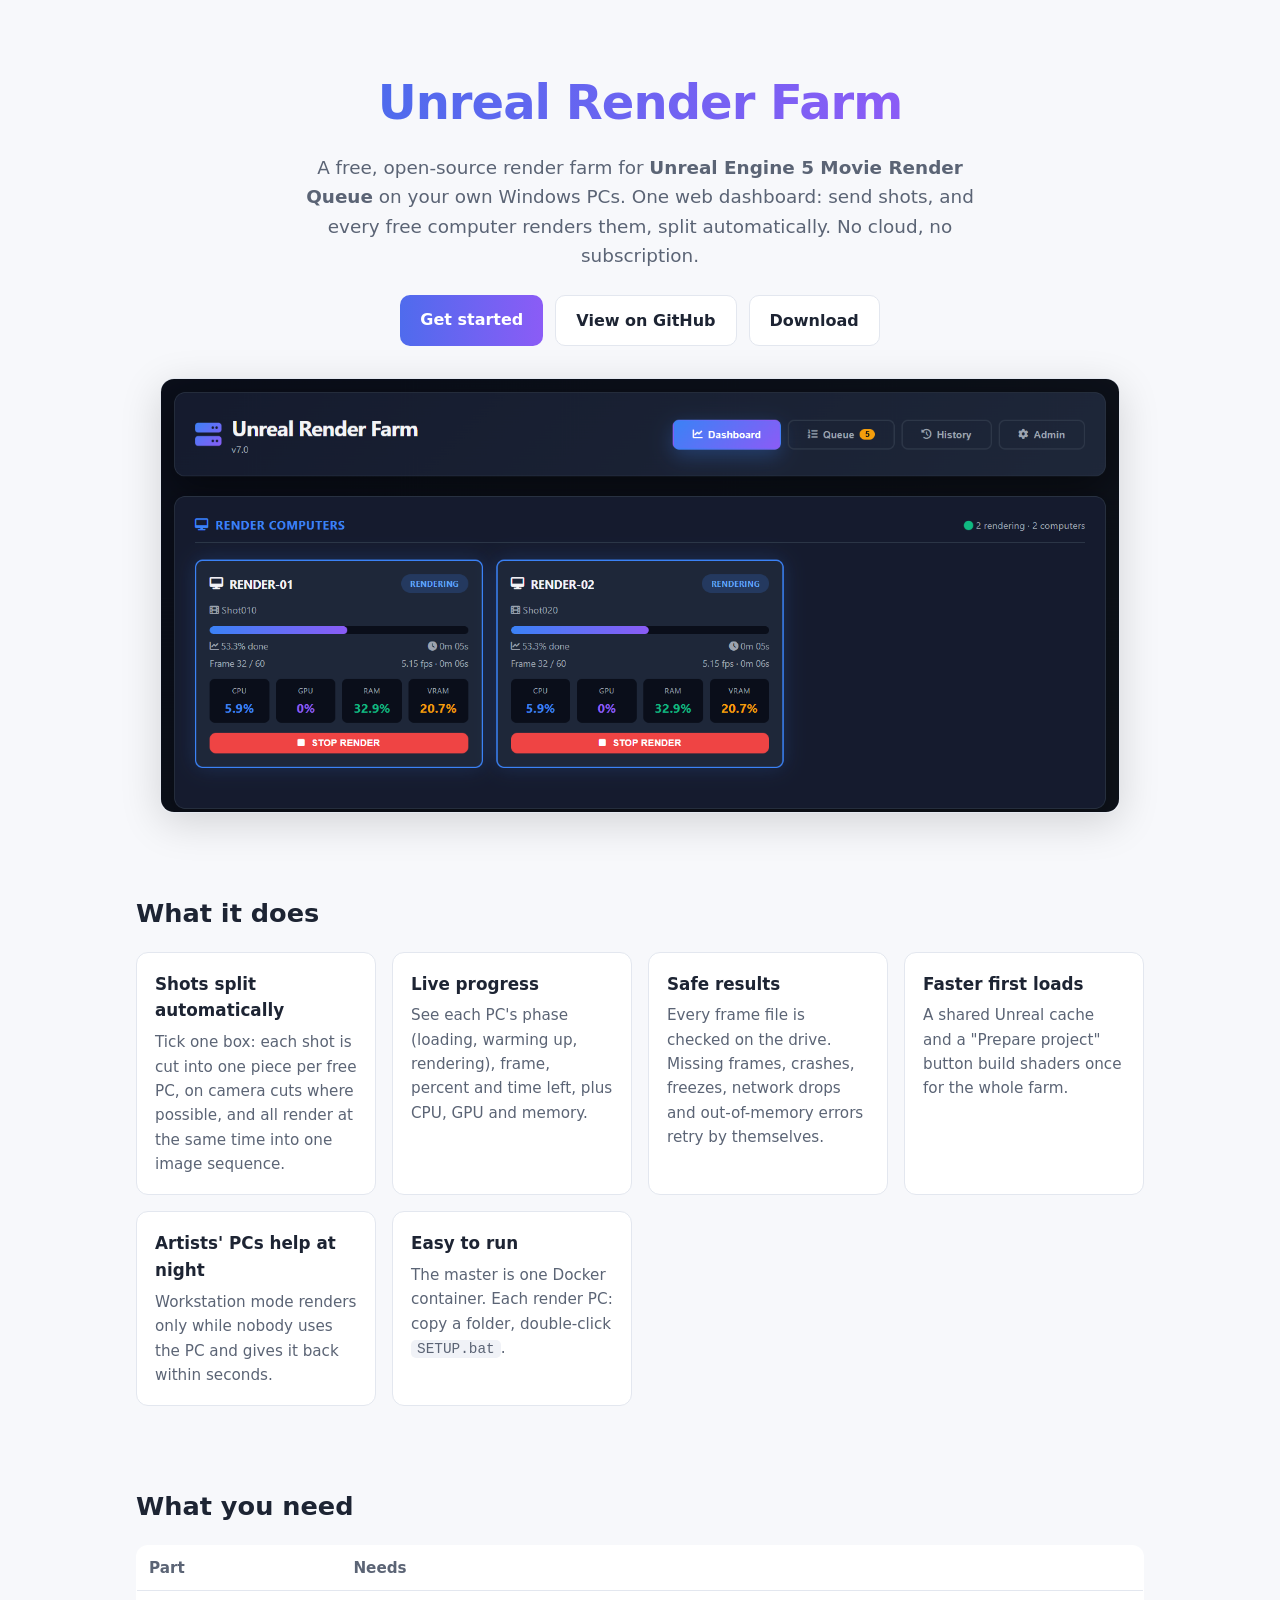
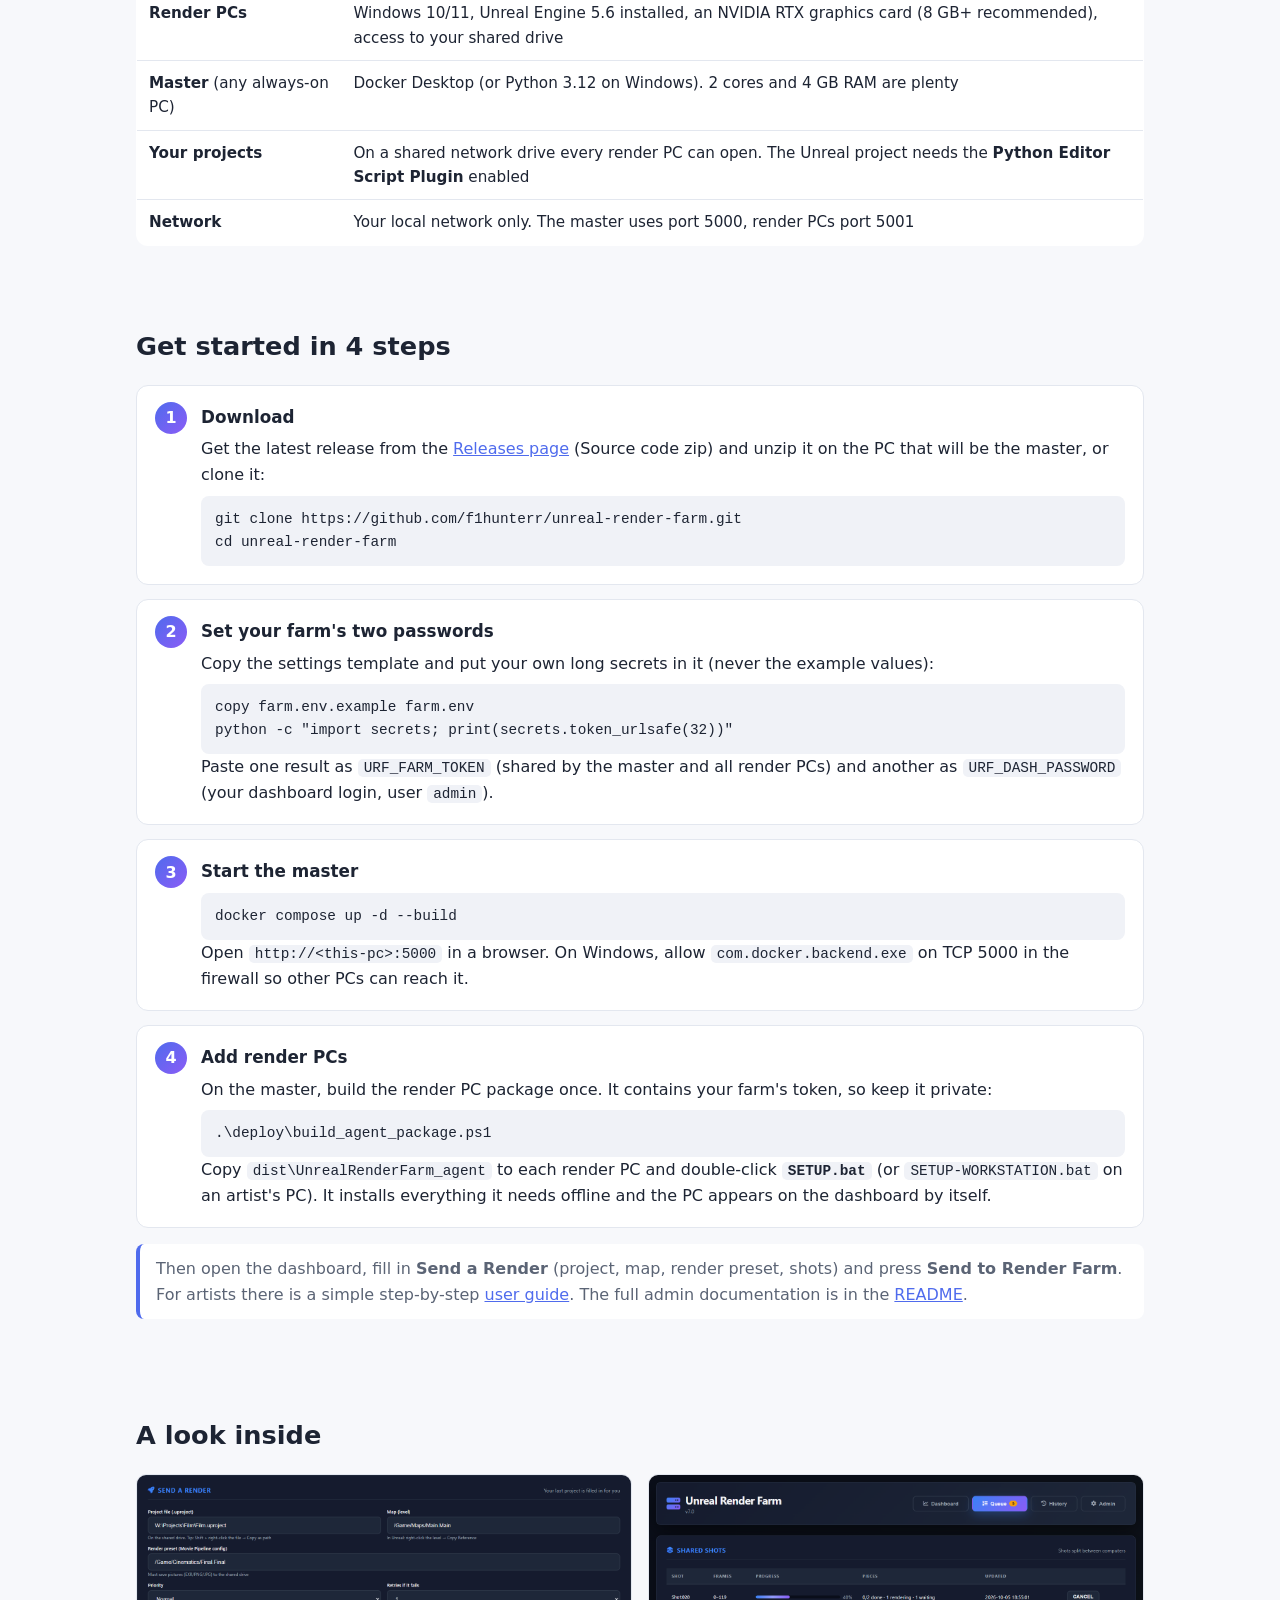
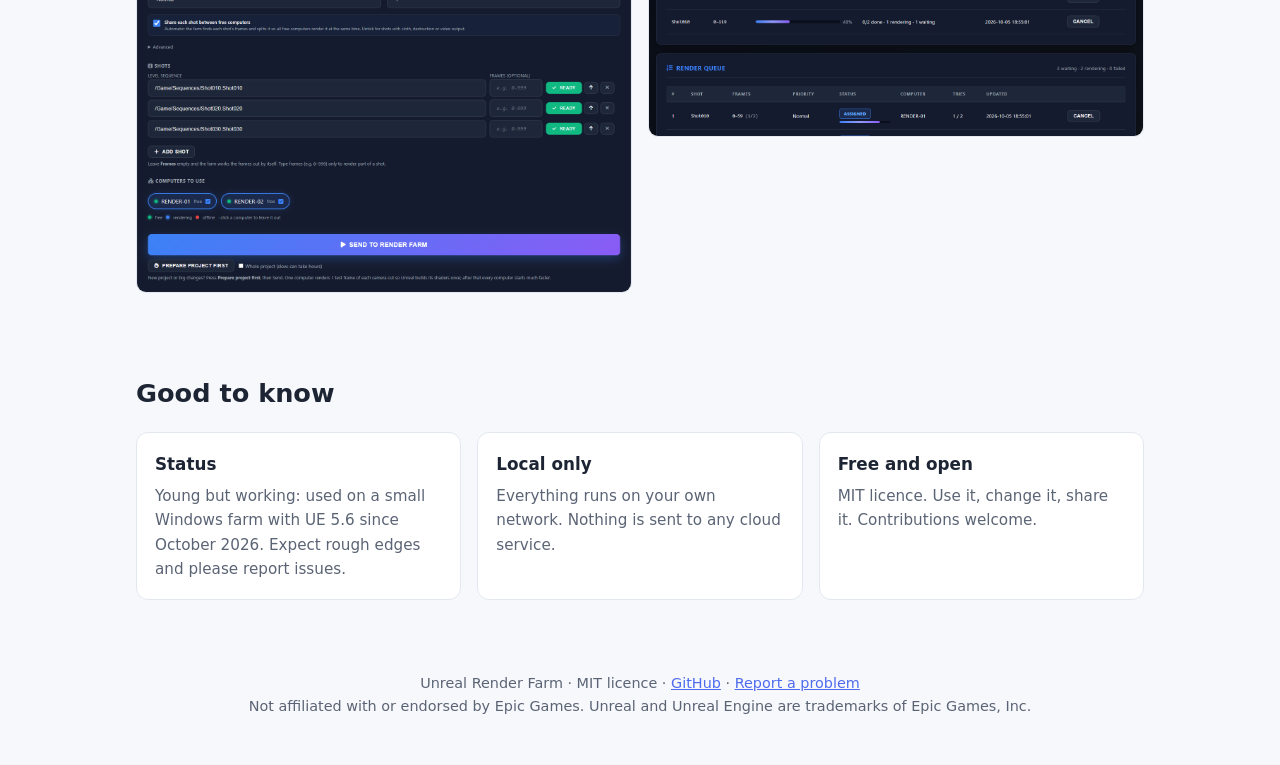
<file: docs/index.html>
<!doctype html>
<html lang="en">
<head>
<meta charset="utf-8">
<meta name="viewport" content="width=device-width, initial-scale=1">
<title>Unreal Render Farm</title>
<meta name="description" content="Free, open-source render farm for Unreal Engine 5 Movie Render Queue on your own Windows PCs: one dashboard, automatic shot splitting, retries and frame checks.">
<style>
:root {
  --bg: #f7f8fb; --card: #ffffff; --text: #1d2433; --muted: #5b6475; --line: #e3e7ef;
  --accent: #4f6bed; --accent-2: #8b5cf6; --code: #f0f2f7; --ok: #15a36a;
}
@media (prefers-color-scheme: dark) {
  :root:not([data-theme="light"]) {
    --bg: #0f1420; --card: #161d2c; --text: #e6e9f0; --muted: #9aa3b5; --line: #263044;
    --accent: #7c93ff; --accent-2: #a78bfa; --code: #1d2638; --ok: #34d399;
  }
}
:root[data-theme="dark"] {
  --bg: #0f1420; --card: #161d2c; --text: #e6e9f0; --muted: #9aa3b5; --line: #263044;
  --accent: #7c93ff; --accent-2: #a78bfa; --code: #1d2638; --ok: #34d399;
}
* { box-sizing: border-box; }
body { margin: 0; background: var(--bg); color: var(--text);
  font: 16px/1.6 system-ui, -apple-system, "Segoe UI", Roboto, sans-serif; }
a { color: var(--accent); }
.wrap { max-width: 1040px; margin: 0 auto; padding: 0 16px; }
header.hero { padding: 64px 0 40px; text-align: center; }
.hero h1 { font-size: clamp(2rem, 5vw, 3rem); margin: 0 0 12px; letter-spacing: -0.02em; }
.hero h1 span { background: linear-gradient(90deg, var(--accent), var(--accent-2));
  -webkit-background-clip: text; background-clip: text; color: transparent; }
.hero p { font-size: 1.15rem; color: var(--muted); max-width: 680px; margin: 0 auto 24px; }
.buttons { display: flex; gap: 12px; justify-content: center; flex-wrap: wrap; }
.btn { display: inline-block; padding: 12px 20px; border-radius: 10px; font-weight: 600; text-decoration: none; }
.btn.primary { background: linear-gradient(90deg, var(--accent), var(--accent-2)); color: #fff; }
.btn.ghost { border: 1px solid var(--line); color: var(--text); background: var(--card); }
.shot { margin: 32px auto 0; max-width: 960px; border-radius: 14px; overflow: hidden;
  border: 1px solid var(--line); box-shadow: 0 10px 40px rgba(0,0,0,.15); }
.shot img { display: block; width: 100%; height: auto; }
section { padding: 40px 0; }
h2 { font-size: 1.6rem; margin: 0 0 18px; }
.grid { display: grid; grid-template-columns: repeat(auto-fit, minmax(240px, 1fr)); gap: 16px; }
.card { background: var(--card); border: 1px solid var(--line); border-radius: 12px; padding: 18px; }
.card h3 { margin: 0 0 6px; font-size: 1.05rem; }
.card p { margin: 0; color: var(--muted); font-size: .95rem; }
ol.steps { counter-reset: s; list-style: none; padding: 0; margin: 0; display: grid; gap: 14px;
  grid-template-columns: minmax(0, 1fr); }
.table-wrap { overflow-x: auto; }
ol.steps > li { counter-increment: s; background: var(--card); border: 1px solid var(--line);
  border-radius: 12px; padding: 18px 18px 18px 64px; position: relative; }
ol.steps > li::before { content: counter(s); position: absolute; left: 18px; top: 16px; width: 32px; height: 32px;
  border-radius: 50%; display: grid; place-items: center; font-weight: 700; color: #fff;
  background: linear-gradient(135deg, var(--accent), var(--accent-2)); }
ol.steps h3 { margin: 0 0 6px; font-size: 1.05rem; }
pre, code { font-family: ui-monospace, SFMono-Regular, Consolas, monospace; font-size: .9rem; }
pre { background: var(--code); border-radius: 8px; padding: 12px 14px; overflow-x: auto; margin: 8px 0 0; }
code { background: var(--code); padding: 1px 6px; border-radius: 5px; }
pre code { background: none; padding: 0; }
table { width: 100%; border-collapse: collapse; background: var(--card); border: 1px solid var(--line);
  border-radius: 12px; overflow: hidden; font-size: .95rem; }
th, td { text-align: left; padding: 10px 12px; border-bottom: 1px solid var(--line); vertical-align: top; }
th { color: var(--muted); font-weight: 600; }
.note { border-left: 4px solid var(--accent); background: var(--card); padding: 12px 16px; border-radius: 8px; color: var(--muted); }
.two { display: grid; grid-template-columns: repeat(auto-fit, minmax(300px, 1fr)); gap: 16px; }
.two img { width: 100%; border-radius: 10px; border: 1px solid var(--line); }
footer { padding: 32px 0 48px; color: var(--muted); text-align: center; font-size: .9rem; }
@media (max-width: 600px) { ol.steps > li { padding-left: 56px; } header.hero { padding-top: 40px; } }
</style>
</head>
<body>
<header class="hero">
  <div class="wrap">
    <h1><span>Unreal Render Farm</span></h1>
    <p>A free, open-source render farm for <b>Unreal Engine 5 Movie Render Queue</b> on your own Windows PCs.
      One web dashboard: send shots, and every free computer renders them, split automatically.
      No cloud, no subscription.</p>
    <div class="buttons">
      <a class="btn primary" href="#start">Get started</a>
      <a class="btn ghost" href="https://github.com/f1hunterr/unreal-render-farm">View on GitHub</a>
      <a class="btn ghost" href="https://github.com/f1hunterr/unreal-render-farm/releases">Download</a>
    </div>
    <div class="shot"><img src="images/dashboard.png" alt="The dashboard with two computers rendering at the same time"></div>
  </div>
</header>

<main class="wrap">
  <section>
    <h2>What it does</h2>
    <div class="grid">
      <div class="card"><h3>Shots split automatically</h3><p>Tick one box: each shot is cut into one piece per free PC, on camera cuts where possible, and all render at the same time into one image sequence.</p></div>
      <div class="card"><h3>Live progress</h3><p>See each PC's phase (loading, warming up, rendering), frame, percent and time left, plus CPU, GPU and memory.</p></div>
      <div class="card"><h3>Safe results</h3><p>Every frame file is checked on the drive. Missing frames, crashes, freezes, network drops and out-of-memory errors retry by themselves.</p></div>
      <div class="card"><h3>Faster first loads</h3><p>A shared Unreal cache and a "Prepare project" button build shaders once for the whole farm.</p></div>
      <div class="card"><h3>Artists' PCs help at night</h3><p>Workstation mode renders only while nobody uses the PC and gives it back within seconds.</p></div>
      <div class="card"><h3>Easy to run</h3><p>The master is one Docker container. Each render PC: copy a folder, double-click <code>SETUP.bat</code>.</p></div>
    </div>
  </section>

  <section>
    <h2>What you need</h2>
    <div class="table-wrap"><table>
      <tr><th>Part</th><th>Needs</th></tr>
      <tr><td><b>Render PCs</b></td><td>Windows 10/11, Unreal Engine 5.6 installed, an NVIDIA RTX graphics card (8 GB+ recommended), access to your shared drive</td></tr>
      <tr><td><b>Master</b> (any always-on PC)</td><td>Docker Desktop (or Python 3.12 on Windows). 2 cores and 4 GB RAM are plenty</td></tr>
      <tr><td><b>Your projects</b></td><td>On a shared network drive every render PC can open. The Unreal project needs the <b>Python Editor Script Plugin</b> enabled</td></tr>
      <tr><td><b>Network</b></td><td>Your local network only. The master uses port 5000, render PCs port 5001</td></tr>
    </table></div>
  </section>

  <section id="start">
    <h2>Get started in 4 steps</h2>
    <ol class="steps">
      <li><h3>Download</h3>
        Get the latest release from the <a href="https://github.com/f1hunterr/unreal-render-farm/releases">Releases page</a> (Source code zip) and unzip it on the PC that will be the master, or clone it:
        <pre><code>git clone https://github.com/f1hunterr/unreal-render-farm.git
cd unreal-render-farm</code></pre></li>
      <li><h3>Set your farm's two passwords</h3>
        Copy the settings template and put your own long secrets in it (never the example values):
        <pre><code>copy farm.env.example farm.env
python -c "import secrets; print(secrets.token_urlsafe(32))"</code></pre>
        Paste one result as <code>URF_FARM_TOKEN</code> (shared by the master and all render PCs) and another as <code>URF_DASH_PASSWORD</code> (your dashboard login, user <code>admin</code>).</li>
      <li><h3>Start the master</h3>
        <pre><code>docker compose up -d --build</code></pre>
        Open <code>http://&lt;this-pc&gt;:5000</code> in a browser. On Windows, allow <code>com.docker.backend.exe</code> on TCP 5000 in the firewall so other PCs can reach it.</li>
      <li><h3>Add render PCs</h3>
        On the master, build the render PC package once. It contains your farm's token, so keep it private:
        <pre><code>.\deploy\build_agent_package.ps1</code></pre>
        Copy <code>dist\UnrealRenderFarm_agent</code> to each render PC and double-click <b><code>SETUP.bat</code></b> (or <code>SETUP-WORKSTATION.bat</code> on an artist's PC). It installs everything it needs offline and the PC appears on the dashboard by itself.</li>
    </ol>
    <p class="note">Then open the dashboard, fill in <b>Send a Render</b> (project, map, render preset, shots) and press <b>Send to Render Farm</b>.
      For artists there is a simple step-by-step <a href="https://github.com/f1hunterr/unreal-render-farm/blob/main/docs/USER_GUIDE.md">user guide</a>.
      The full admin documentation is in the <a href="https://github.com/f1hunterr/unreal-render-farm#readme">README</a>.</p>
  </section>

  <section>
    <h2>A look inside</h2>
    <div class="two">
      <img src="images/job-form.png" alt="The Send a Render form">
      <img src="images/split-shot.png" alt="Shots shared between two computers on the Queue tab">
    </div>
  </section>

  <section>
    <h2>Good to know</h2>
    <div class="grid">
      <div class="card"><h3>Status</h3><p>Young but working: used on a small Windows farm with UE 5.6 since October 2026. Expect rough edges and please report issues.</p></div>
      <div class="card"><h3>Local only</h3><p>Everything runs on your own network. Nothing is sent to any cloud service.</p></div>
      <div class="card"><h3>Free and open</h3><p>MIT licence. Use it, change it, share it. Contributions welcome.</p></div>
    </div>
  </section>
</main>

<footer>
  Unreal Render Farm · MIT licence · <a href="https://github.com/f1hunterr/unreal-render-farm">GitHub</a> ·
  <a href="https://github.com/f1hunterr/unreal-render-farm/issues">Report a problem</a><br>
  Not affiliated with or endorsed by Epic Games. Unreal and Unreal Engine are trademarks of Epic Games, Inc.
</footer>
</body>
</html>
</file>
